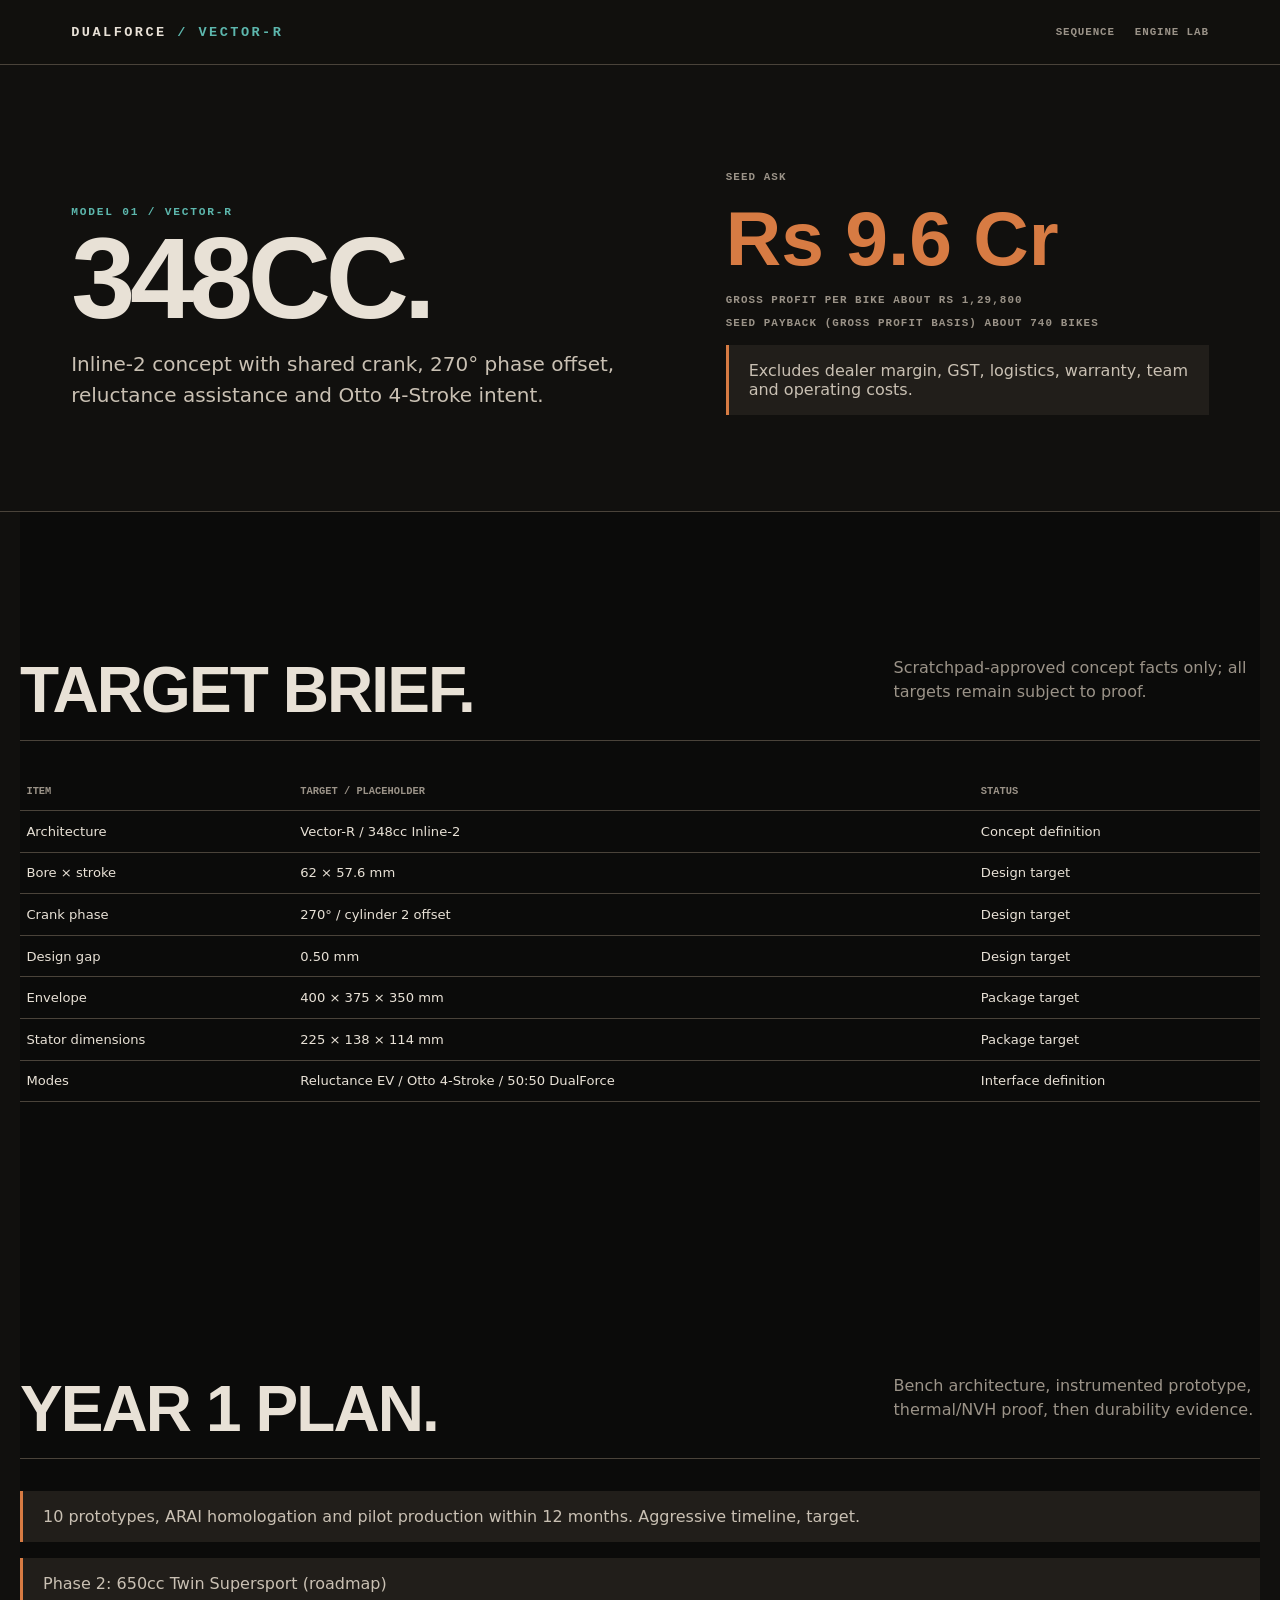
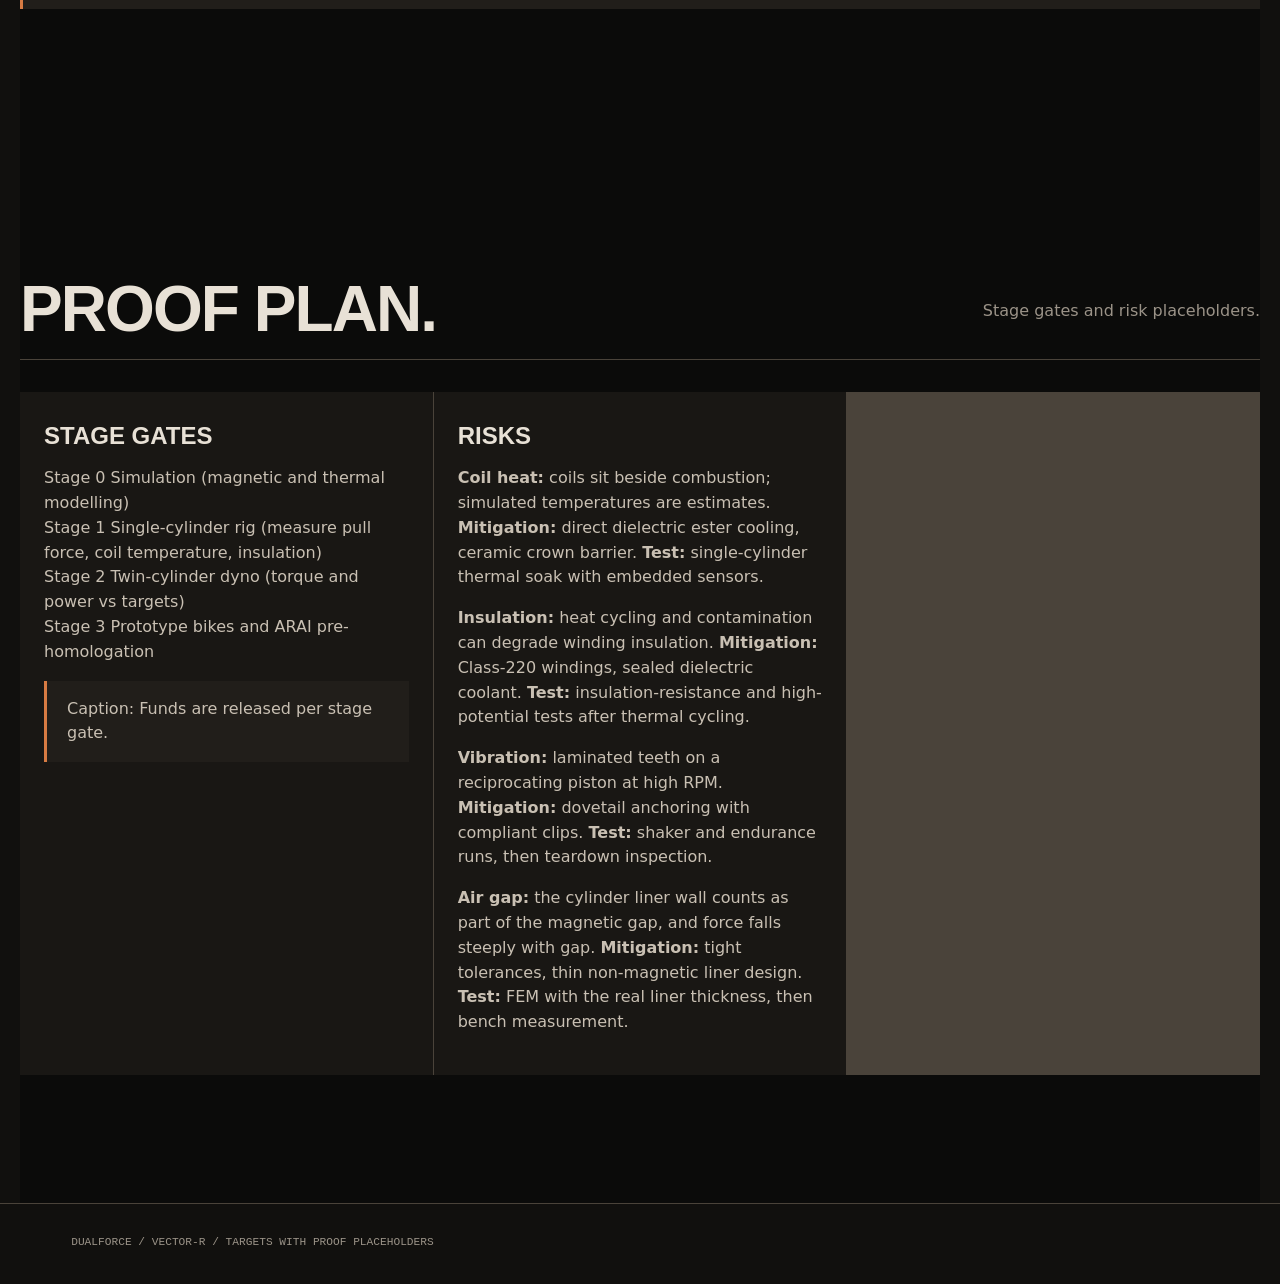
<file: models.html>
<!doctype html><html lang="en"><head><meta charset="utf-8"><meta name="viewport" content="width=device-width,initial-scale=1"><title>Vector-R — Target brief</title><meta name="description" content="Vector-R 348cc Inline-2 target brief and proof placeholders."><meta name="theme-color" content="#11100e"><link rel="icon" href="assets/og-card.svg" type="image/svg+xml"><meta property="og:title" content="Vector-R — Target brief"><meta property="og:description" content="Vector-R 348cc Inline-2 target brief and proof placeholders."><meta property="og:image" content="assets/og-card.svg"><link rel="stylesheet" href="assets/css/tokens.css"><link rel="stylesheet" href="assets/css/base.css"><link rel="stylesheet" href="assets/css/components.css"></head><body><header class="site-header"><nav class="nav wrap"><a class="brand" href="index.html">DUAL<span>FORCE</span> <b>/ VECTOR-R</b></a><div class="nav-links"><a href="index.html">Sequence</a><a href="engine.html">Engine lab</a></div></nav></header><main><section class="model-hero"><div class="wrap model-layout"><div><p class="eyebrow">Model 01 / Vector-R</p><h1 class="title">348cc.</h1><p class="lede">Inline-2 concept with shared crank, 270° phase offset, reluctance assistance and Otto 4-Stroke intent.</p></div><div><p class="meta">Seed ask</p><div class="model-price">Rs 9.6 Cr</div><p class="meta">Gross profit per bike about Rs 1,29,800</p><p class="meta">Seed payback (gross profit basis) about 740 bikes</p><p class="notice">Excludes dealer margin, GST, logistics, warranty, team and operating costs.</p></div></div></section><section class="section wrap"><div class="section-head"><h2>Target brief.</h2><p>Scratchpad-approved concept facts only; all targets remain subject to proof.</p></div><div class="table-wrap"><table class="table"><thead><tr><th>Item</th><th>Target / placeholder</th><th>Status</th></tr></thead><tbody><tr><td>Architecture</td><td>Vector-R / 348cc Inline-2</td><td>Concept definition</td></tr><tr><td>Bore × stroke</td><td>62 × 57.6 mm</td><td>Design target</td></tr><tr><td>Crank phase</td><td>270° / cylinder 2 offset</td><td>Design target</td></tr><tr><td>Design gap</td><td>0.50 mm</td><td>Design target</td></tr><tr><td>Envelope</td><td>400 × 375 × 350 mm</td><td>Package target</td></tr><tr><td>Stator dimensions</td><td>225 × 138 × 114 mm</td><td>Package target</td></tr><tr><td>Modes</td><td>Reluctance EV / Otto 4-Stroke / 50:50 DualForce</td><td>Interface definition</td></tr></tbody></table></div></section><section class="section wrap"><div class="section-head"><h2>Year 1 plan.</h2><p>Bench architecture, instrumented prototype, thermal/NVH proof, then durability evidence.</p></div><p class="notice">10 prototypes, ARAI homologation and pilot production within 12 months. Aggressive timeline, target.</p><p class="notice">Phase 2: 650cc Twin Supersport (roadmap)</p></section><section class="section wrap"><div class="section-head"><h2>Proof plan.</h2><p>Stage gates and risk placeholders.</p></div><div class="grid spec-grid"><article class="card"><h3>Stage gates</h3><p>Stage 0 Simulation (magnetic and thermal modelling)<br>Stage 1 Single-cylinder rig (measure pull force, coil temperature, insulation)<br>Stage 2 Twin-cylinder dyno (torque and power vs targets)<br>Stage 3 Prototype bikes and ARAI pre-homologation</p><p class="notice">Caption: Funds are released per stage gate.</p></article><article class="card"><h3>Risks</h3><p><strong>Coil heat:</strong> coils sit beside combustion; simulated temperatures are estimates. <strong>Mitigation:</strong> direct dielectric ester cooling, ceramic crown barrier. <strong>Test:</strong> single-cylinder thermal soak with embedded sensors.</p><p><strong>Insulation:</strong> heat cycling and contamination can degrade winding insulation. <strong>Mitigation:</strong> Class-220 windings, sealed dielectric coolant. <strong>Test:</strong> insulation-resistance and high-potential tests after thermal cycling.</p><p><strong>Vibration:</strong> laminated teeth on a reciprocating piston at high RPM. <strong>Mitigation:</strong> dovetail anchoring with compliant clips. <strong>Test:</strong> shaker and endurance runs, then teardown inspection.</p><p><strong>Air gap:</strong> the cylinder liner wall counts as part of the magnetic gap, and force falls steeply with gap. <strong>Mitigation:</strong> tight tolerances, thin non-magnetic liner design. <strong>Test:</strong> FEM with the real liner thickness, then bench measurement.</p></article></div></section></main><footer class="site-footer"><div class="wrap">DUALFORCE / VECTOR-R / TARGETS WITH PROOF PLACEHOLDERS</div></footer></body></html>
</file>
<file: assets/css/tokens.css>
:root{--ink:#11100e;--ink-2:#191714;--panel:#211e1a;--panel-2:#2a2621;--paper:#e8e1d6;--paper-2:#c9c0b3;--line:#4a433a;--teal:#5db7ad;--orange:#d77b43;--red:#bb5a48;--white:#f5f0e7;--muted:#9b9388;--sans:Inter,ui-sans-serif,system-ui,sans-serif;--display:Arial Narrow,Impact,sans-serif;--mono:ui-monospace,SFMono-Regular,Menlo,monospace;--max:1240px;--pad:clamp(1.25rem,4vw,4rem);--ease:cubic-bezier(.2,.8,.2,1)}
</file>
<file: assets/css/base.css>
*{box-sizing:border-box}html{background:var(--ink);color:var(--paper);font-family:var(--sans);scroll-behavior:smooth}body{margin:0;overflow-x:hidden;background:var(--ink)}a{color:inherit}button,input{font:inherit}button{cursor:pointer}img{max-width:100%;display:block}.wrap{max-width:var(--max);margin:auto;padding-inline:var(--pad)}.site-header{position:fixed;z-index:20;top:0;left:0;right:0;border-bottom:1px solid var(--line);background:rgba(17,16,14,.94)}.nav{height:4rem;display:flex;align-items:center;justify-content:space-between;gap:1.5rem}.brand{font:700 .85rem var(--mono);letter-spacing:.18em;text-decoration:none}.brand b{color:var(--teal)}.nav-links{display:flex;gap:1.25rem;font:600 .68rem var(--mono);letter-spacing:.08em;text-transform:uppercase}.nav-links a{text-decoration:none;color:var(--muted)}.nav-links a:hover,.nav-links a[aria-current=page]{color:var(--paper)}.eyebrow{color:var(--teal);font:600 .7rem var(--mono);letter-spacing:.16em;text-transform:uppercase}.title{font:700 clamp(3rem,9vw,8.8rem)/.86 var(--display);letter-spacing:-.045em;text-transform:uppercase;margin:.6rem 0}.lede{max-width:52ch;color:var(--paper-2);font-size:clamp(1rem,1.7vw,1.25rem);line-height:1.55}.btn{display:inline-flex;align-items:center;justify-content:center;min-height:2.8rem;padding:.7rem 1rem;border:1px solid var(--line);background:transparent;color:var(--paper);font:600 .7rem var(--mono);letter-spacing:.09em;text-transform:uppercase;text-decoration:none}.btn:hover,.btn.active{border-color:var(--teal);color:var(--teal)}.btn-fill{background:var(--teal);border-color:var(--teal);color:var(--ink)}.section{padding:clamp(5rem,10vw,10rem) 0}.section-head{display:flex;justify-content:space-between;gap:2rem;align-items:end;border-bottom:1px solid var(--line);padding-bottom:1.25rem;margin-bottom:2rem}.section-head h2{font:700 clamp(2rem,5vw,4.8rem)/.9 var(--display);letter-spacing:-.03em;text-transform:uppercase;margin:0}.section-head p{max-width:36ch;color:var(--muted);line-height:1.5}.grid{display:grid;gap:1px;background:var(--line)}.card{background:var(--ink-2);padding:1.5rem}.card h3{font:700 1.5rem var(--display);text-transform:uppercase;margin:.4rem 0}.card p{color:var(--paper-2);line-height:1.55}.meta{font:600 .68rem var(--mono);letter-spacing:.1em;color:var(--muted);text-transform:uppercase}.tag{display:inline-block;color:var(--orange);font:600 .7rem var(--mono);letter-spacing:.08em;text-transform:uppercase;border:1px solid var(--orange);padding:.25rem .45rem}.site-footer{border-top:1px solid var(--line);padding:2rem 0;color:var(--muted);font:.7rem var(--mono)}@media(max-width:720px){.nav-links{gap:.65rem}.nav-links a:nth-child(2){display:none}.section-head{display:block}.section-head p{margin-top:1rem}}
</file>
<file: assets/css/components.css>
.hero{min-height:100svh;display:grid;align-items:end;padding:8rem var(--pad) 5rem;position:relative;border-bottom:1px solid var(--line)}.hero-copy{max-width:900px}.hero-kicker{font:600 .75rem var(--mono);color:var(--orange);letter-spacing:.14em}.hero-mark{position:absolute;right:var(--pad);top:38%;font:700 clamp(7rem,22vw,22rem)/.75 var(--display);color:#2a2621;letter-spacing:-.1em;pointer-events:none}.hero-actions{display:flex;gap:.75rem;flex-wrap:wrap;margin-top:2rem}.scene{min-height:92svh;display:grid;grid-template-columns:minmax(0,.8fr) minmax(0,1.2fr);align-items:center;gap:clamp(2rem,7vw,7rem);border-bottom:1px solid var(--line)}.scene-copy h2{font:700 clamp(2.5rem,7vw,7rem)/.86 var(--display);text-transform:uppercase;letter-spacing:-.04em;margin:.5rem 0 1rem}.scene-copy p{max-width:42ch;color:var(--paper-2);line-height:1.6}.scene-number{font:600 .7rem var(--mono);color:var(--orange)}.scene-visual{min-height:32rem;border:1px solid var(--line);background:var(--ink-2);position:relative;overflow:hidden}.scene-visual::after{content:'';position:absolute;inset:10%;border:1px solid #3a342d;pointer-events:none}.scene-visual .measure{position:absolute;left:1rem;bottom:1rem;color:var(--muted);font:.65rem var(--mono)}.spec-grid{grid-template-columns:repeat(3,1fr)}.spec strong{display:block;color:var(--paper);font:700 clamp(2rem,5vw,4rem) var(--display)}.mode-grid{grid-template-columns:repeat(3,1fr)}.mode{min-height:11rem}.mode[aria-pressed=true]{outline:2px solid var(--teal);outline-offset:-2px}.mode .mode-name{font:700 1.3rem var(--display);text-transform:uppercase}.engine-lab{background:#0c0c0b}.lab-shell{display:grid;grid-template-columns:minmax(0,1fr) 18rem;min-height:70svh;border:1px solid var(--line)}.lab-canvas{position:relative;min-height:32rem}.lab-panel{border-left:1px solid var(--line);padding:1rem;background:var(--panel)}.lab-panel h2{font:700 2.2rem var(--display);text-transform:uppercase;margin:.4rem 0 1rem}.lab-readout{border-top:1px solid var(--line);padding:.8rem 0;margin-top:1rem}.lab-readout strong{display:block;color:var(--teal);font:700 1.2rem var(--mono)}.lab-controls{display:flex;flex-wrap:wrap;gap:.5rem;margin-top:1rem}.lab-controls .btn{font-size:.62rem}.tour-list{list-style:none;padding:0;margin:2rem 0 0}.tour-list li{border-top:1px solid var(--line);padding:.7rem 0;color:var(--muted);font:.7rem var(--mono)}.tour-list li.active{color:var(--teal)}.fallback{position:absolute;inset:0;display:grid;place-items:center;padding:2rem;text-align:center;color:var(--muted);font:.8rem var(--mono)}.fallback[hidden]{display:none}.model-hero{padding:10rem 0 5rem;border-bottom:1px solid var(--line)}.model-layout{display:grid;grid-template-columns:1.1fr .9fr;gap:4rem;align-items:end}.model-price{font:700 clamp(2.5rem,6vw,5rem) var(--display);color:var(--orange)}.table{width:100%;border-collapse:collapse}.table th,.table td{text-align:left;border-bottom:1px solid var(--line);padding:.8rem .4rem;font-size:.82rem}.table th{color:var(--muted);font:600 .65rem var(--mono);text-transform:uppercase}.notice{border-left:3px solid var(--orange);padding:1rem 1.25rem;background:var(--panel);color:var(--paper-2)}@media(max-width:820px){.scene,.model-layout{grid-template-columns:1fr}.scene{padding-block:5rem}.lab-shell{grid-template-columns:1fr}.lab-panel{border-left:0;border-top:1px solid var(--line)}.spec-grid,.mode-grid{grid-template-columns:1fr}.scene-visual{min-height:24rem}}@media(prefers-reduced-motion:reduce){*,*::before,*::after{scroll-behavior:auto!important;transition-duration:.01ms!important;animation-duration:.01ms!important}}.fixed-engine{position:fixed;inset:4rem 0 0;z-index:0;pointer-events:none;background:var(--ink)}
.fixed-engine .lab-canvas{height:100%;min-height:100%;opacity:.88}
.fixed-engine canvas{display:block;width:100%;height:100%}
main,.site-footer{position:relative;z-index:1}
.hero,.scene,.section{background:rgba(11,11,10,.86)}
.scene-indicators{position:fixed;right:1.25rem;top:50%;z-index:25;display:grid;gap:.35rem;transform:translateY(-50%);font:600 .58rem var(--mono);color:var(--muted)}
.scene-indicators span{border-left:1px solid var(--line);padding:.18rem .4rem}.scene-indicators span.active{border-color:var(--teal);color:var(--teal)}
.scene-visual{background:rgba(20,19,17,.82)}
.mode-row,.stroke-grid,.part-list{display:grid;gap:.4rem}.mode-row{grid-template-columns:1fr}.control-label{display:block;margin-top:1rem;color:var(--muted);font:600 .65rem var(--mono);letter-spacing:.1em;text-transform:uppercase}.lab-panel input[type=range]{width:100%;accent-color:var(--teal)}.rpm-readout{display:block;font:700 clamp(2rem,5vw,3.7rem) var(--display);margin:.3rem 0 1rem;color:var(--paper)}.stroke-grid{grid-template-columns:1fr 1fr;border-top:1px solid var(--line);border-bottom:1px solid var(--line);padding:1rem 0;margin:1rem 0}.stroke-track{display:block;height:4px;background:var(--line);margin-top:.5rem}.stroke-track i{display:block;width:calc(8px + var(--stroke,0) * 100%);height:4px;background:var(--teal)}.part-list{grid-template-columns:1fr 1fr}.part-card{border:1px solid var(--line);background:transparent;color:var(--paper-2);padding:.55rem;text-align:left;font:.62rem var(--mono)}.part-card.selected,.part-card:hover{border-color:var(--teal);color:var(--teal)}.panel-heading{font:700 1.2rem var(--display);text-transform:uppercase;border-top:1px solid var(--line);padding-top:1rem;margin-top:1.5rem}.tour-list{padding-left:1.2rem}.tour-list li{cursor:pointer}.tour-list li.active{color:var(--teal)}
@media(max-width:820px){.fixed-engine{inset:4rem 0 auto;height:38svh}.hero{padding-top:43svh}.scene-visual{min-height:20rem}.scene-indicators{right:.35rem}.lab-shell{min-height:0}}
.active-scene{position:fixed;left:1.25rem;bottom:1.25rem;z-index:25;color:var(--teal);font:600 .68rem var(--mono);letter-spacing:.08em}.legend{display:grid;gap:.35rem;border-top:1px solid var(--line);padding-top:1rem;margin-top:1rem}.legend span,.legend b{font:600 .65rem var(--mono);color:var(--muted)}.legend b{color:var(--paper)}.selected-info,.tour-controls{margin-top:1rem;padding-top:.75rem;border-top:1px solid var(--line);font:600 .68rem var(--mono);color:var(--teal)}.tour-controls{display:flex;align-items:center;justify-content:space-between;gap:.35rem}.tour-controls .btn{min-height:2rem;padding:.35rem .5rem}
</file>
